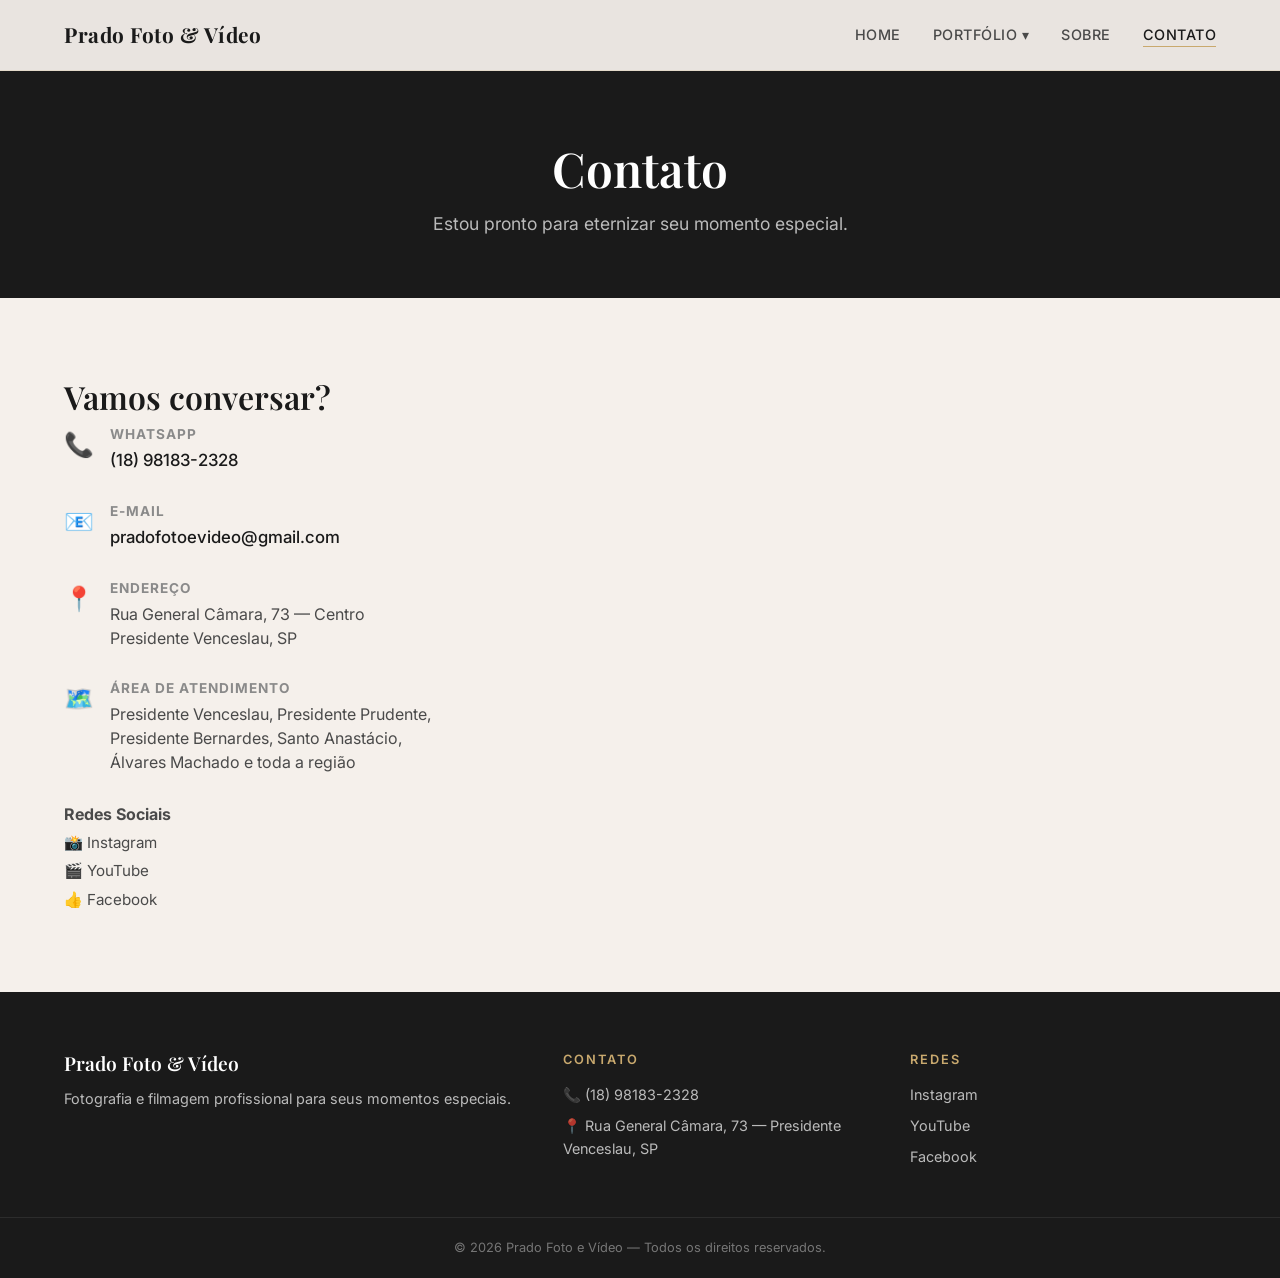
<file: contato.html>
<!DOCTYPE html>
<html lang="pt-BR">
<head>
<meta charset="UTF-8">
<meta name="viewport" content="width=device-width, initial-scale=1.0">
<title>Contato — Prado Foto e Vídeo | Presidente Venceslau</title>
<meta name="description" content="Entre em contato com Prado Foto e Vídeo em Presidente Venceslau. Orçamentos e agendamentos pelo WhatsApp.">

<!-- Open Graph -->
<meta property="og:title" content="Contato — Prado Foto e Vídeo | Presidente Venceslau">
<meta property="og:description" content="Entre em contato com Prado Foto e Vídeo em Presidente Venceslau. Orçamentos e agendamentos pelo WhatsApp.">
<meta property="og:type" content="website">
<meta property="og:url" content="https://pradofotoevideo.github.io/site/contato.html">
<meta property="og:image" content="https://pradofotoevideo.github.io/site/assets/images/og-image.jpg">
<meta property="og:locale" content="pt_BR">
<meta property="og:site_name" content="Prado Foto e Vídeo">

<link rel="preconnect" href="https://fonts.googleapis.com">
<link rel="preconnect" href="https://fonts.gstatic.com" crossorigin>
<link href="https://fonts.googleapis.com/css2?family=Playfair+Display:ital,wght@0,400;0,600;0,700;1,400&family=Inter:wght@300;400;500;600&display=swap" rel="stylesheet">
<link rel="stylesheet" href="assets/css/style.css">
</head>
<body>

<nav class="navbar">
<div class="nav-container">
<a href="index.html" class="nav-logo">Prado Foto & Vídeo</a>
<button class="nav-toggle" aria-label="Abrir menu">☰</button>
<ul class="nav-menu">
<li><a href="index.html">Home</a></li>
<li class="nav-dropdown">
<a href="portfolio.html">Portfólio ▾</a>
<ul class="dropdown-menu">
<li><a href="portfolio.html#videos">Vídeos</a></li>
<li><a href="portfolio.html#fotos">Fotos</a></li>
</ul>
</li>
<li><a href="sobre.html">Sobre</a></li>
<li><a href="contato.html" class="active">Contato</a></li>
</ul>
</div>
</nav>

<main>
<section class="page-header">
<div class="page-header-content">
<h1>Contato</h1>
<p>Estou pronto para eternizar seu momento especial.</p>
</div>
</section>

<section class="contato">
<div class="container">
<div class="contato-grid">
<div class="contato-info">
<h2>Vamos conversar?</h2>

<div class="contato-item">
<span class="contato-icon">📞</span>
<div>
<strong>WhatsApp</strong>
<p><a href="https://wa.me/5518981832328" target="_blank">(18) 98183-2328</a></p>
</div>
</div>

<div class="contato-item">
<span class="contato-icon">📧</span>
<div>
<strong>E-mail</strong>
<p><a href="mailto:pradofotoevideo@gmail.com">pradofotoevideo@gmail.com</a></p>
</div>
</div>

<div class="contato-item">
<span class="contato-icon">📍</span>
<div>
<strong>Endereço</strong>
<p>Rua General Câmara, 73 — Centro<br>Presidente Venceslau, SP</p>
</div>
</div>

<div class="contato-item">
<span class="contato-icon">🗺️</span>
<div>
<strong>Área de Atendimento</strong>
<p>Presidente Venceslau, Presidente Prudente,<br>Presidente Bernardes, Santo Anastácio,<br>Álvares Machado e toda a região</p>
</div>
</div>

<div class="contato-social">
<strong>Redes Sociais</strong>
<a href="https://www.instagram.com/pradofotoevideo/" target="_blank">📸 Instagram</a>
<a href="https://www.youtube.com/@pradofotoevideo5164" target="_blank">🎬 YouTube</a>
<a href="https://www.facebook.com/pradofotoevideo" target="_blank">👍 Facebook</a>
</div>
</div>

<div class="contato-mapa">
<iframe
src="https://www.google.com/maps/embed?pb=!1m18!1m12!1m3!1d3691.5!2d-51.8414305!3d-21.8745303!2m3!1f0!2f0!3f0!3m2!1i1024!2i768!4f13.1!3m3!1m2!1s0x94916580bee0fc49%3A0xb4028fbca370f548!2sPrado+Foto+e+V%C3%ADdeo!5e0!3m2!1spt-BR!2sbr!4v1"
width="100%"
height="400"
style="border:0; border-radius: 8px;"
allowfullscreen=""
loading="lazy"
referrerpolicy="no-referrer-when-downgrade">
</iframe>
</div>
</div>
</div>
</section>
</main>

<footer class="footer">
<div class="footer-container">
<div class="footer-brand">
<h3>Prado Foto & Vídeo</h3>
<p>Fotografia e filmagem profissional para seus momentos especiais.</p>
</div>
<div class="footer-contato">
<h4>Contato</h4>
<p>📞 <a href="https://wa.me/5518981832328" target="_blank">(18) 98183-2328</a></p>
<p>📍 Rua General Câmara, 73 — Presidente Venceslau, SP</p>
</div>
<div class="footer-social">
<h4>Redes</h4>
<a href="https://www.instagram.com/pradofotoevideo/" target="_blank">Instagram</a>
<a href="https://www.youtube.com/@pradofotoevideo5164" target="_blank">YouTube</a>
<a href="https://www.facebook.com/pradofotoevideo" target="_blank">Facebook</a>
</div>
</div>
<div class="footer-bottom">
<p>© 2026 Prado Foto e Vídeo — Todos os direitos reservados.</p>
</div>
</footer>

<script src="assets/js/main.js"></script>
</body>
</html>
</file>
<file: assets/css/style.css>
/* ============================================
   PRADO FOTO & VÍDEO — Estilo Elegância Clássica
   Paleta: Off-white, Blush, Dourado, Grafite, Preto
   ============================================ */

/* Reset e base */
*, *::before, *::after {
  margin: 0;
  padding: 0;
  box-sizing: border-box;
}

html {
  scroll-behavior: smooth;
}

body {
  font-family: 'Inter', sans-serif;
  color: #4A4A4A;
  background-color: #F5F0EB;
  line-height: 1.6;
  -webkit-font-smoothing: antialiased;
}

img {
  max-width: 100%;
  height: auto;
  display: block;
}

a {
  color: inherit;
  text-decoration: none;
  transition: color 0.3s;
}

.container {
  max-width: 1200px;
  margin: 0 auto;
  padding: 0 24px;
}

/* ============================================
   TIPOGRAFIA
   ============================================ */
h1, h2, h3, h4 {
  font-family: 'Playfair Display', serif;
  font-weight: 600;
  color: #1A1A1A;
  line-height: 1.2;
}

.section-title {
  font-size: 2.4rem;
  text-align: center;
  margin-bottom: 0.5rem;
  position: relative;
}

.section-title::after {
  content: '';
  display: block;
  width: 60px;
  height: 2px;
  background: #C9A96E;
  margin: 16px auto 0;
}

.section-desc {
  text-align: center;
  color: #8A8A8A;
  font-size: 1.05rem;
  margin-bottom: 3rem;
}

/* ============================================
   NAVEGAÇÃO
   ============================================ */
.navbar {
  position: fixed;
  top: 0;
  left: 0;
  right: 0;
  z-index: 1000;
  background: rgba(245, 240, 235, 0.95);
  backdrop-filter: blur(10px);
  border-bottom: 1px solid rgba(201, 169, 110, 0.2);
  transition: background 0.3s;
}

.nav-container {
  max-width: 1200px;
  margin: 0 auto;
  padding: 0 24px;
  display: flex;
  align-items: center;
  justify-content: space-between;
  height: 70px;
}

.nav-logo {
  font-family: 'Playfair Display', serif;
  font-size: 1.3rem;
  font-weight: 700;
  color: #1A1A1A;
  letter-spacing: 0.5px;
}

.nav-menu {
  list-style: none;
  display: flex;
  align-items: center;
  gap: 32px;
}

.nav-menu a {
  font-size: 0.9rem;
  font-weight: 500;
  color: #4A4A4A;
  letter-spacing: 0.5px;
  text-transform: uppercase;
  position: relative;
  padding-bottom: 4px;
}

.nav-menu a::after {
  content: '';
  position: absolute;
  bottom: 0;
  left: 0;
  width: 0;
  height: 1.5px;
  background: #C9A96E;
  transition: width 0.3s;
}

.nav-menu a:hover::after,
.nav-menu a.active::after {
  width: 100%;
}

.nav-menu a.active {
  color: #1A1A1A;
}

/* Dropdown */
.nav-dropdown {
  position: relative;
}

.dropdown-menu {
  position: absolute;
  top: 100%;
  left: 50%;
  transform: translateX(-50%) translateY(8px);
  background: #FFFFFF;
  border: 1px solid #E8D5C4;
  border-radius: 8px;
  padding: 8px 0;
  min-width: 180px;
  opacity: 0;
  visibility: hidden;
  transition: all 0.25s ease;
  box-shadow: 0 8px 24px rgba(0,0,0,0.08);
  list-style: none;
}

.nav-dropdown:hover .dropdown-menu {
  opacity: 1;
  visibility: visible;
  transform: translateX(-50%) translateY(4px);
}

.dropdown-menu a {
  display: block;
  padding: 10px 20px;
  font-size: 0.85rem;
  text-transform: none;
  color: #4A4A4A;
}

.dropdown-menu a:hover {
  background: #F5F0EB;
  color: #1A1A1A;
}

.nav-whatsapp {
  background: #C9A96E;
  color: #FFFFFF !important;
  padding: 10px 20px;
  border-radius: 50px;
  font-size: 0.85rem;
  font-weight: 500;
  transition: background 0.3s;
}

.nav-whatsapp:hover {
  background: #B8994F;
}

/* Menu toggle (mobile) */
.nav-toggle {
  display: none;
  background: none;
  border: none;
  font-size: 1.5rem;
  cursor: pointer;
  color: #1A1A1A;
}

/* ============================================
   HERO
   ============================================ */
.hero {
  position: relative;
  width: 100%;
  height: 100vh;
  background: url('../images/hero.jpg') center center / cover no-repeat;
  display: flex;
  align-items: center;
  justify-content: center;
  text-align: center;
  overflow: hidden;
}

.hero-overlay {
  position: absolute;
  inset: 0;
  background: linear-gradient(
    135deg,
    rgba(26, 26, 26, 0.65) 0%,
    rgba(26, 26, 26, 0.3) 50%,
    rgba(26, 26, 26, 0.6) 100%
  );
}

.hero-content {
  position: relative;
  z-index: 2;
  max-width: 800px;
  padding: 0 24px;
  animation: fadeUp 1s ease-out;
}

@keyframes fadeUp {
  from {
    opacity: 0;
    transform: translateY(30px);
  }
  to {
    opacity: 1;
    transform: translateY(0);
  }
}

.hero-label {
  font-family: 'Inter', sans-serif;
  font-size: 0.85rem;
  text-transform: uppercase;
  letter-spacing: 3px;
  color: #C9A96E;
  margin-bottom: 20px;
}

.hero-title {
  font-size: 4rem;
  font-weight: 700;
  color: #FFFFFF;
  line-height: 1.1;
  margin-bottom: 20px;
}

.hero-subtitle {
  font-size: 1.1rem;
  color: rgba(255,255,255,0.8);
  margin-bottom: 40px;
  font-weight: 300;
}

.btn-primary {
  display: inline-block;
  background: #C9A96E;
  color: #FFFFFF;
  padding: 16px 36px;
  border-radius: 50px;
  font-size: 0.95rem;
  font-weight: 500;
  letter-spacing: 0.5px;
  transition: all 0.3s;
  border: none;
  cursor: pointer;
}

.btn-primary:hover {
  background: #B8994F;
  transform: translateY(-2px);
  box-shadow: 0 6px 20px rgba(201, 169, 110, 0.4);
}

.hero-scroll {
  position: absolute;
  bottom: 32px;
  left: 50%;
  transform: translateX(-50%);
  z-index: 2;
  color: rgba(255,255,255,0.6);
  font-size: 0.85rem;
  letter-spacing: 2px;
  text-transform: uppercase;
  animation: bounce 2s infinite;
  transition: color 0.3s;
}

.hero-scroll:hover {
  color: #C9A96E;
}

@keyframes bounce {
  0%, 100% { transform: translateX(-50%) translateY(0); }
  50% { transform: translateX(-50%) translateY(8px); }
}

/* ============================================
   PAGE HEADER (internas)
   ============================================ */
.page-header {
  background: #1A1A1A;
  padding: 140px 0 60px;
  text-align: center;
}

.page-header h1 {
  color: #FFFFFF;
  font-size: 3rem;
}

.page-header p {
  color: rgba(255,255,255,0.7);
  margin-top: 12px;
  font-size: 1.1rem;
}

/* ============================================
   PORTFOLIO — Abas
   ============================================ */
.portfolio-tabs {
  display: flex;
  justify-content: center;
  gap: 12px;
  margin-top: 32px;
}

.tab-btn {
  background: transparent;
  border: 2px solid rgba(255,255,255,0.3);
  color: rgba(255,255,255,0.7);
  padding: 10px 28px;
  border-radius: 50px;
  font-size: 0.9rem;
  font-family: 'Inter', sans-serif;
  cursor: pointer;
  transition: all 0.3s;
}

.tab-btn:hover {
  border-color: #C9A96E;
  color: #C9A96E;
}

.tab-btn.active {
  background: #C9A96E;
  border-color: #C9A96E;
  color: #FFFFFF;
}

.tab-content {
  display: none;
  padding: 60px 0;
}

.tab-content.active {
  display: block;
}

/* ============================================
   GALERIA — 4 COLUNAS VERTICAIS
   ============================================ */
.gallery-grid {
  display: grid;
  grid-template-columns: repeat(4, 1fr);
  gap: 10px;
}

.gallery-item {
  aspect-ratio: 4 / 7;
  overflow: hidden;
  border-radius: 4px;
  cursor: pointer;
  transition: transform 0.4s ease, box-shadow 0.4s ease;
  animation: fadeIn 0.5s ease forwards;
  opacity: 0;
}

.gallery-item img {
  width: 100%;
  height: 100%;
  object-fit: cover;
  object-position: center;
  transition: transform 0.6s ease;
}

.gallery-item:hover img {
  transform: scale(1.06);
}

.gallery-item:hover {
  box-shadow: 0 12px 32px rgba(0, 0, 0, 0.15);
  z-index: 2;
}

@keyframes fadeIn {
  to { opacity: 1; }
}

/* ============================================
   VÍDEOS
   ============================================ */
.video-grid {
  display: grid;
  grid-template-columns: repeat(auto-fill, minmax(360px, 1fr));
  gap: 24px;
}

.video-item {
  background: #FFFFFF;
  border-radius: 8px;
  overflow: hidden;
  box-shadow: 0 4px 16px rgba(0,0,0,0.06);
  transition: transform 0.3s;
}

.video-item:hover {
  transform: translateY(-4px);
}

.video-thumb {
  position: relative;
  width: 100%;
  aspect-ratio: 16/9;
  background: #1A1A1A;
  cursor: pointer;
  overflow: hidden;
}

.video-thumb img {
  width: 100%;
  height: 100%;
  object-fit: cover;
  opacity: 0.7;
  transition: opacity 0.3s;
}

.video-thumb:hover img {
  opacity: 0.5;
}

.video-play {
  position: absolute;
  top: 50%;
  left: 50%;
  transform: translate(-50%, -50%);
  width: 60px;
  height: 60px;
  background: rgba(201, 169, 110, 0.9);
  border-radius: 50%;
  display: flex;
  align-items: center;
  justify-content: center;
  font-size: 1.6rem;
  color: #FFFFFF;
  transition: transform 0.3s, background 0.3s;
}

.video-thumb:hover .video-play {
  transform: translate(-50%, -50%) scale(1.1);
  background: #C9A96E;
}

.video-info {
  padding: 16px 20px;
}

.video-info h3 {
  font-size: 1rem;
  font-weight: 600;
  margin-bottom: 4px;
}

.video-info p {
  font-size: 0.85rem;
  color: #8A8A8A;
}

/* Player de vídeo modal */
.video-player-modal {
  position: fixed;
  inset: 0;
  z-index: 2000;
  background: rgba(0,0,0,0.92);
  display: none;
  align-items: center;
  justify-content: center;
  padding: 40px;
}

.video-player-modal.open {
  display: flex;
}

.video-player-modal iframe {
  width: 100%;
  max-width: 900px;
  aspect-ratio: 16/9;
  border: none;
  border-radius: 8px;
  box-shadow: 0 20px 60px rgba(0,0,0,0.5);
}

.video-player-close {
  position: absolute;
  top: 24px;
  right: 32px;
  background: none;
  border: none;
  color: #FFFFFF;
  font-size: 2.5rem;
  cursor: pointer;
  opacity: 0.7;
  transition: opacity 0.3s;
}

.video-player-close:hover {
  opacity: 1;
}

/* ============================================
   LIGHTBOX
   ============================================ */
.lightbox {
  position: fixed;
  inset: 0;
  z-index: 2000;
  background: rgba(0,0,0,0.92);
  display: none;
  align-items: center;
  justify-content: center;
  padding: 40px;
}

.lightbox.open {
  display: flex;
}

.lightbox-img {
  max-width: 90%;
  max-height: 85vh;
  border-radius: 4px;
  box-shadow: 0 20px 60px rgba(0,0,0,0.5);
}

.lightbox-close {
  position: absolute;
  top: 24px;
  right: 32px;
  background: none;
  border: none;
  color: #FFFFFF;
  font-size: 2.5rem;
  cursor: pointer;
  opacity: 0.7;
  transition: opacity 0.3s;
}

.lightbox-close:hover { opacity: 1; }

.lightbox-prev,
.lightbox-next {
  position: absolute;
  top: 50%;
  transform: translateY(-50%);
  background: none;
  border: none;
  color: #FFFFFF;
  font-size: 3rem;
  cursor: pointer;
  padding: 16px;
  opacity: 0.5;
  transition: opacity 0.3s;
}

.lightbox-prev { left: 16px; }
.lightbox-next { right: 16px; }

.lightbox-prev:hover,
.lightbox-next:hover {
  opacity: 1;
}

/* ============================================
   SOBRE
   ============================================ */
.sobre {
  padding: 80px 0;
}

.sobre-grid {
  display: grid;
  grid-template-columns: 1fr 1.5fr;
  gap: 60px;
  align-items: start;
}

.sobre-foto-placeholder {
  width: 100%;
  aspect-ratio: 3/4;
  background: #E8D5C4;
  border-radius: 8px;
  display: flex;
  align-items: center;
  justify-content: center;
  color: #8A8A8A;
  font-size: 1.2rem;
}

.sobre-foto img {
  width: 100%;
  border-radius: 8px;
  box-shadow: 0 8px 24px rgba(0,0,0,0.1);
}

.sobre-texto h2 {
  font-size: 2.2rem;
  margin-bottom: 4px;
}

.sobre-subtitle {
  color: #C9A96E;
  font-size: 1rem;
  font-weight: 500;
  margin-bottom: 24px;
}

.sobre-texto p {
  margin-bottom: 16px;
  font-size: 1rem;
  line-height: 1.7;
}

.sobre-texto h3 {
  font-size: 1.3rem;
  margin: 32px 0 16px;
}

.sobre-servicos {
  list-style: none;
  margin-bottom: 32px;
}

.sobre-servicos li {
  padding: 8px 0;
  font-size: 0.95rem;
  border-bottom: 1px solid #E8D5C4;
}

.sobre-servicos li:last-child {
  border-bottom: none;
}

/* ============================================
   CONTATO
   ============================================ */
.contato {
  padding: 80px 0;
}

.contato-grid {
  display: grid;
  grid-template-columns: 1fr 1fr;
  gap: 60px;
}

.contato-info h2 {
  font-size: 2rem;
  margin-bottom: 8px;
}

.contato-info > p {
  color: #8A8A8A;
  margin-bottom: 40px;
}

.contato-item {
  display: flex;
  gap: 16px;
  margin-bottom: 28px;
  align-items: flex-start;
}

.contato-icon {
  font-size: 1.5rem;
  flex-shrink: 0;
  margin-top: 2px;
}

.contato-item strong {
  display: block;
  font-size: 0.85rem;
  text-transform: uppercase;
  letter-spacing: 1px;
  color: #8A8A8A;
  margin-bottom: 2px;
}

.contato-item a {
  color: #1A1A1A;
  font-weight: 500;
  font-size: 1.05rem;
}

.contato-item a:hover {
  color: #C9A96E;
}

.contato-item p {
  color: #4A4A4A;
  line-height: 1.5;
}

.contato-social {
  display: flex;
  flex-direction: column;
  gap: 4px;
}

.contato-social a {
  font-size: 0.95rem;
}

/* ============================================
   FOOTER
   ============================================ */
.footer {
  background: #1A1A1A;
  color: rgba(255,255,255,0.7);
  padding: 60px 0 0;
}

.footer-container {
  max-width: 1200px;
  margin: 0 auto;
  padding: 0 24px;
  display: grid;
  grid-template-columns: 1.5fr 1fr 1fr;
  gap: 40px;
}

.footer-brand h3 {
  color: #FFFFFF;
  font-size: 1.2rem;
  margin-bottom: 12px;
}

.footer-brand p {
  font-size: 0.9rem;
  line-height: 1.6;
}

.footer h4 {
  color: #C9A96E;
  font-family: 'Inter', sans-serif;
  font-size: 0.8rem;
  text-transform: uppercase;
  letter-spacing: 2px;
  margin-bottom: 16px;
}

.footer-contato p,
.footer-social a {
  font-size: 0.9rem;
  margin-bottom: 8px;
  display: block;
}

.footer-social a:hover {
  color: #C9A96E;
}

.footer-bottom {
  margin-top: 40px;
  padding: 20px 24px;
  text-align: center;
  border-top: 1px solid rgba(255,255,255,0.08);
  font-size: 0.8rem;
  color: rgba(255,255,255,0.4);
}

/* ============================================
   RESPONSIVO — MOBILE
   ============================================ */
@media (max-width: 768px) {
  .nav-toggle {
    display: block;
  }

  .nav-menu {
    position: fixed;
    top: 70px;
    left: 0;
    right: 0;
    background: #F5F0EB;
    flex-direction: column;
    padding: 24px;
    gap: 16px;
    border-bottom: 1px solid rgba(201, 169, 110, 0.2);
    display: none;
  }

  .nav-menu.open {
    display: flex;
  }

  .nav-whatsapp {
    display: none;
  }

  .nav-menu .nav-whatsapp-mobile {
    display: block;
    text-align: center;
    margin-top: 8px;
  }

  /* Dropdown mobile */
  .dropdown-menu {
    position: static;
    opacity: 1;
    visibility: visible;
    transform: none;
    box-shadow: none;
    border: none;
    padding: 8px 0 0 16px;
    background: transparent;
    display: none;
  }

  .nav-dropdown.open .dropdown-menu {
    display: block;
  }

  .hero-title {
    font-size: 2.4rem;
  }

  .hero-subtitle {
    font-size: 1rem;
  }

  .page-header h1 {
    font-size: 2rem;
  }

  .sobre-grid {
    grid-template-columns: 1fr;
  }

  .contato-grid {
    grid-template-columns: 1fr;
  }

  .video-grid {
    grid-template-columns: 1fr;
  }

  .gallery-grid {
    grid-template-columns: repeat(auto-fill, minmax(160px, 1fr));
    gap: 8px;
  }

  .footer-container {
    grid-template-columns: 1fr;
    gap: 32px;
  }

  .portfolio-tabs {
    flex-direction: column;
    align-items: center;
  }
}

@media (max-width: 480px) {
  .hero-title {
    font-size: 1.8rem;
  }

  .hero-scroll {
    display: none;
  }

  .section-title {
    font-size: 1.8rem;
  }
}

/* Utilitário para mostrar botão WhatsApp no mobile */
.nav-whatsapp-mobile {
  display: none;
  background: #C9A96E;
  color: #FFFFFF !important;
  padding: 12px 24px;
  border-radius: 50px;
  text-align: center;
}
/* ============================================
   HERO — SLIDER AUTOMÁTICO (JS)
   ============================================ */
.hero {
  position: relative;
  overflow: hidden;
}

.hero-slide {
  position: absolute;
  inset: 0;
  background-size: cover;
  background-position: center;
  background-repeat: no-repeat;
  opacity: 0;
  transition: opacity 1.2s ease;
  z-index: 0;
}

.hero-slide.active {
  opacity: 1;
}
</file>
